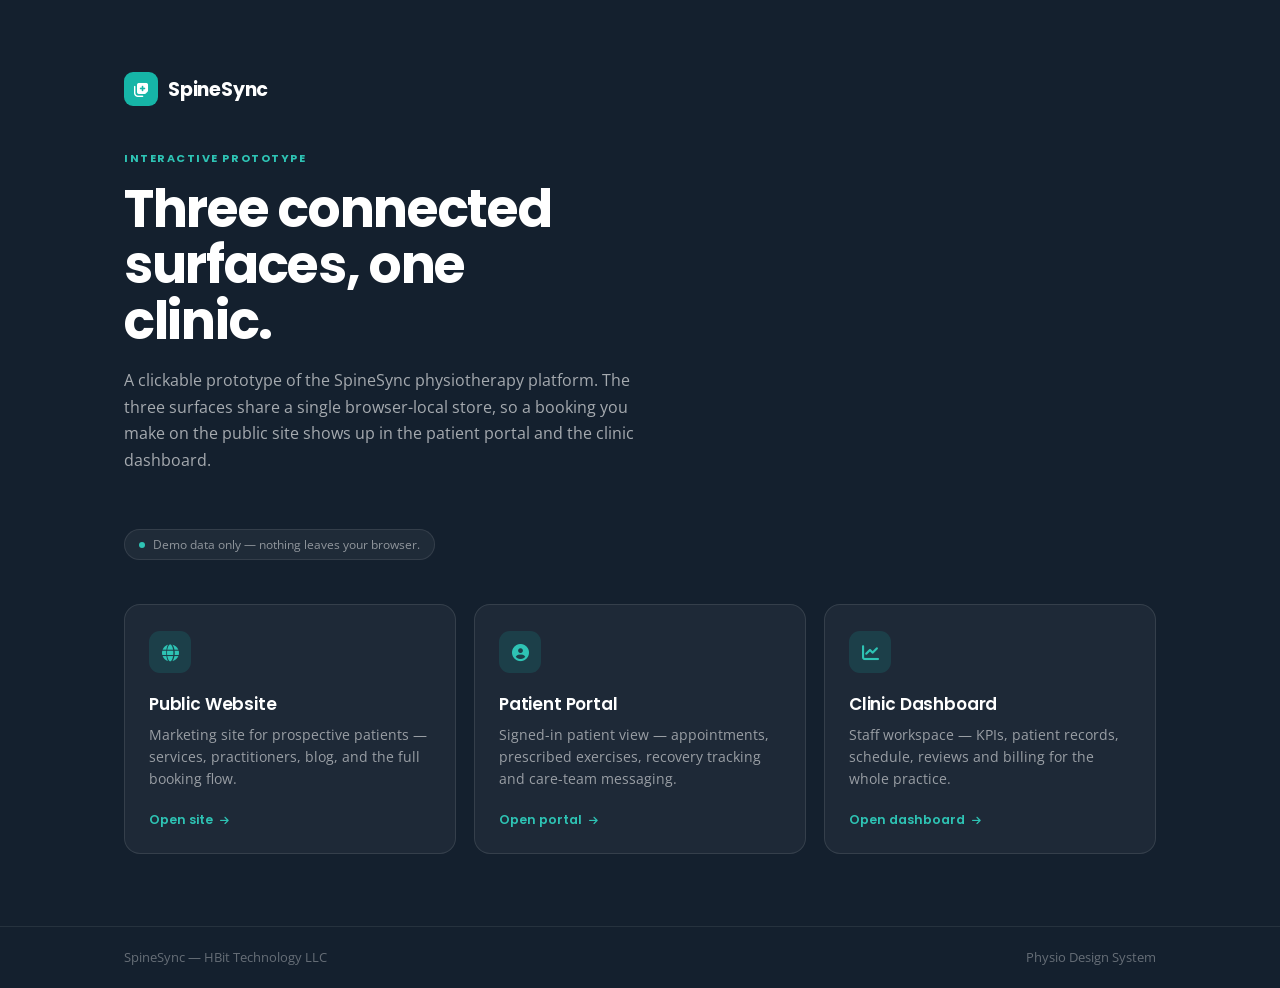
<file: index.html>
<!DOCTYPE html>
<html lang="en">
<head>
<meta charset="utf-8">
<meta name="viewport" content="width=device-width, initial-scale=1">
<title>SpineSync — Interactive Prototype</title>
<meta name="description" content="SpineSync physiotherapy platform — interactive prototype of the public website, patient portal and clinic dashboard.">
<link rel="stylesheet" href="_ds/physio-design-system-c3458896-924e-4888-91d2-3066598b0d5d/tokens/fonts.css">
<link rel="stylesheet" href="_ds/physio-design-system-c3458896-924e-4888-91d2-3066598b0d5d/tokens/colors.css">
<style>
  *, *::before, *::after { box-sizing: border-box; }
  html, body { margin: 0; padding: 0; }
  body {
    background: var(--ink-900, #14202e);
    color: #fff;
    font-family: 'Open Sans', system-ui, -apple-system, sans-serif;
    min-height: 100vh;
    display: flex;
    flex-direction: column;
  }
  a { text-decoration: none; color: inherit; }
  .wrap { width: 100%; max-width: 1080px; margin: 0 auto; padding: 0 24px; }

  header { padding: 72px 0 0; }
  .brand {
    display: inline-flex; align-items: center; gap: 10px;
    font-family: 'Poppins', system-ui, sans-serif; font-weight: 700;
    font-size: 19px; letter-spacing: -.01em; margin-bottom: 44px;
  }
  .brand .mark {
    width: 34px; height: 34px; border-radius: 9px;
    background: var(--teal-500, #16b5a7);
    display: grid; place-items: center; font-size: 15px;
  }
  .eyebrow {
    font-family: 'Poppins', system-ui, sans-serif; font-size: 11px; font-weight: 700;
    text-transform: uppercase; letter-spacing: .14em; color: var(--teal-400, #2ec3b4);
    margin: 0 0 14px;
  }
  h1 {
    font-family: 'Poppins', system-ui, sans-serif; font-weight: 700;
    font-size: clamp(32px, 5vw, 52px); line-height: 1.08; letter-spacing: -.025em;
    margin: 0 0 18px; max-width: 15ch;
  }
  .lede { font-size: 16px; line-height: 1.65; color: rgba(255,255,255,.62); max-width: 60ch; margin: 0 0 56px; }

  .grid { display: grid; gap: 18px; grid-template-columns: repeat(auto-fit, minmax(280px, 1fr)); padding-bottom: 72px; }
  .card {
    display: flex; flex-direction: column;
    background: rgba(255,255,255,.045);
    border: 1px solid rgba(255,255,255,.10);
    border-radius: 16px; padding: 26px 24px 24px;
    transition: transform .2s ease, border-color .2s ease, background .2s ease;
  }
  .card:hover {
    transform: translateY(-4px);
    border-color: rgba(22,181,167,.55);
    background: rgba(22,181,167,.07);
  }
  .card .icon {
    width: 42px; height: 42px; border-radius: 11px; display: grid; place-items: center;
    background: rgba(22,181,167,.16); color: var(--teal-400, #2ec3b4);
    font-size: 17px; margin-bottom: 18px;
  }
  .card h2 {
    font-family: 'Poppins', system-ui, sans-serif; font-weight: 600;
    font-size: 17px; letter-spacing: -.01em; margin: 0 0 8px;
  }
  .card p { font-size: 13.5px; line-height: 1.62; color: rgba(255,255,255,.55); margin: 0 0 20px; flex: 1; }
  .card .go {
    font-family: 'Poppins', system-ui, sans-serif; font-size: 12.5px; font-weight: 600;
    color: var(--teal-400, #2ec3b4); display: inline-flex; align-items: center; gap: 7px;
  }
  .card:hover .go i { transform: translateX(3px); }
  .card .go i { transition: transform .2s ease; font-size: 10px; }

  footer {
    margin-top: auto; border-top: 1px solid rgba(255,255,255,.08);
    padding: 22px 0; font-size: 12.5px; color: rgba(255,255,255,.35);
  }
  footer .wrap { display: flex; justify-content: space-between; gap: 16px; flex-wrap: wrap; }
  .note {
    display: inline-flex; align-items: center; gap: 8px;
    background: rgba(255,255,255,.05); border: 1px solid rgba(255,255,255,.09);
    border-radius: 999px; padding: 6px 14px; font-size: 12px; color: rgba(255,255,255,.5);
    margin-bottom: 44px;
  }
  .note .dot { width: 6px; height: 6px; border-radius: 50%; background: var(--teal-400, #2ec3b4); }
</style>
</head>
<body>
  <header>
    <div class="wrap">
      <div class="brand"><span class="mark"><i class="fa-solid fa-notes-medical"></i></span>SpineSync</div>
      <p class="eyebrow">Interactive prototype</p>
      <h1>Three connected surfaces, one clinic.</h1>
      <p class="lede">
        A clickable prototype of the SpineSync physiotherapy platform. The three surfaces share a
        single browser-local store, so a booking you make on the public site shows up in the patient
        portal and the clinic dashboard.
      </p>
    </div>
  </header>

  <main class="wrap">
    <div class="note"><span class="dot"></span>Demo data only — nothing leaves your browser.</div>
    <div class="grid">
      <a class="card" href="SpineSync-Public.dc.html">
        <span class="icon"><i class="fa-solid fa-globe"></i></span>
        <h2>Public Website</h2>
        <p>Marketing site for prospective patients — services, practitioners, blog, and the full booking flow.</p>
        <span class="go">Open site <i class="fa-solid fa-arrow-right"></i></span>
      </a>
      <a class="card" href="SpineSync-Patient-Portal.dc.html">
        <span class="icon"><i class="fa-solid fa-circle-user"></i></span>
        <h2>Patient Portal</h2>
        <p>Signed-in patient view — appointments, prescribed exercises, recovery tracking and care-team messaging.</p>
        <span class="go">Open portal <i class="fa-solid fa-arrow-right"></i></span>
      </a>
      <a class="card" href="SpineSync-Admin-Dashboard.dc.html">
        <span class="icon"><i class="fa-solid fa-chart-line"></i></span>
        <h2>Clinic Dashboard</h2>
        <p>Staff workspace — KPIs, patient records, schedule, reviews and billing for the whole practice.</p>
        <span class="go">Open dashboard <i class="fa-solid fa-arrow-right"></i></span>
      </a>
    </div>
  </main>

  <footer>
    <div class="wrap">
      <span>SpineSync — HBit Technology LLC</span>
      <span>Physio Design System</span>
    </div>
  </footer>
</body>
</html>
</file>
<file: _ds/physio-design-system-c3458896-924e-4888-91d2-3066598b0d5d/tokens/fonts.css>
/* ============================================================
   Physio — Webfonts
   Best-match Google Font substitutions for the Physio theme
   defaults (Poppins headings + Open Sans body). See readme.
   Font Awesome 6 is the theme's icon library.
   ============================================================ */

@import url('https://fonts.googleapis.com/css2?family=Poppins:wght@400;500;600;700&family=Open+Sans:wght@400;500;600;700&display=swap');

@import url('https://cdnjs.cloudflare.com/ajax/libs/font-awesome/6.5.1/css/all.min.css');
</file>
<file: _ds/physio-design-system-c3458896-924e-4888-91d2-3066598b0d5d/tokens/colors.css>
/* ============================================================
   Physio — Color Tokens
   Brand: clean medical teal + deep navy ink on airy neutrals.
   ============================================================ */
:root {
  /* --- Brand teal scale --- */
  --teal-50:  #e9f8f6;
  --teal-100: #c9efeb;
  --teal-200: #9ce3db;
  --teal-300: #5fd3c7;
  --teal-400: #2ec3b4;
  --teal-500: #16b5a7;  /* primary brand */
  --teal-600: #109b8e;  /* hover */
  --teal-700: #0c7d73;  /* active / deep */
  --teal-800: #0a6359;

  /* --- Ink / navy (headings, dark surfaces) --- */
  --ink-900: #14202e;   /* darkest — footer, headings */
  --ink-800: #1c2a3a;
  --ink-700: #25364a;
  --ink-600: #324559;

  /* --- Neutrals --- */
  --white:    #ffffff;
  --gray-50:  #f5f7f9;  /* alt section background */
  --gray-100: #eef1f4;
  --gray-200: #e2e7ec;  /* hairline borders */
  --gray-300: #cbd3da;
  --gray-400: #9aa6b2;  /* muted text, icons */
  --gray-500: #6b7884;  /* body text */
  --gray-600: #4b5560;

  /* --- Semantic status --- */
  --success: #2faa6a;
  --warning: #e0a526;
  --danger:  #d9534f;
  --info:    #2b8cbe;

  /* ============================================================
     Semantic aliases — reference these in components
     ============================================================ */
  --color-primary:        var(--teal-500);
  --color-primary-hover:  var(--teal-600);
  --color-primary-active: var(--teal-700);
  --color-primary-soft:   var(--teal-50);
  --color-on-primary:     var(--white);

  --text-heading: var(--ink-900);
  --text-body:    var(--gray-500);
  --text-muted:   var(--gray-400);
  --text-on-dark: var(--white);
  --text-link:    var(--teal-600);

  --surface-page:    var(--white);
  --surface-alt:     var(--gray-50);
  --surface-card:    var(--white);
  --surface-dark:    var(--ink-900);
  --surface-primary: var(--teal-500);

  --border-subtle: var(--gray-200);
  --border-strong: var(--gray-300);
  --border-focus:  var(--teal-500);
}
</file>
